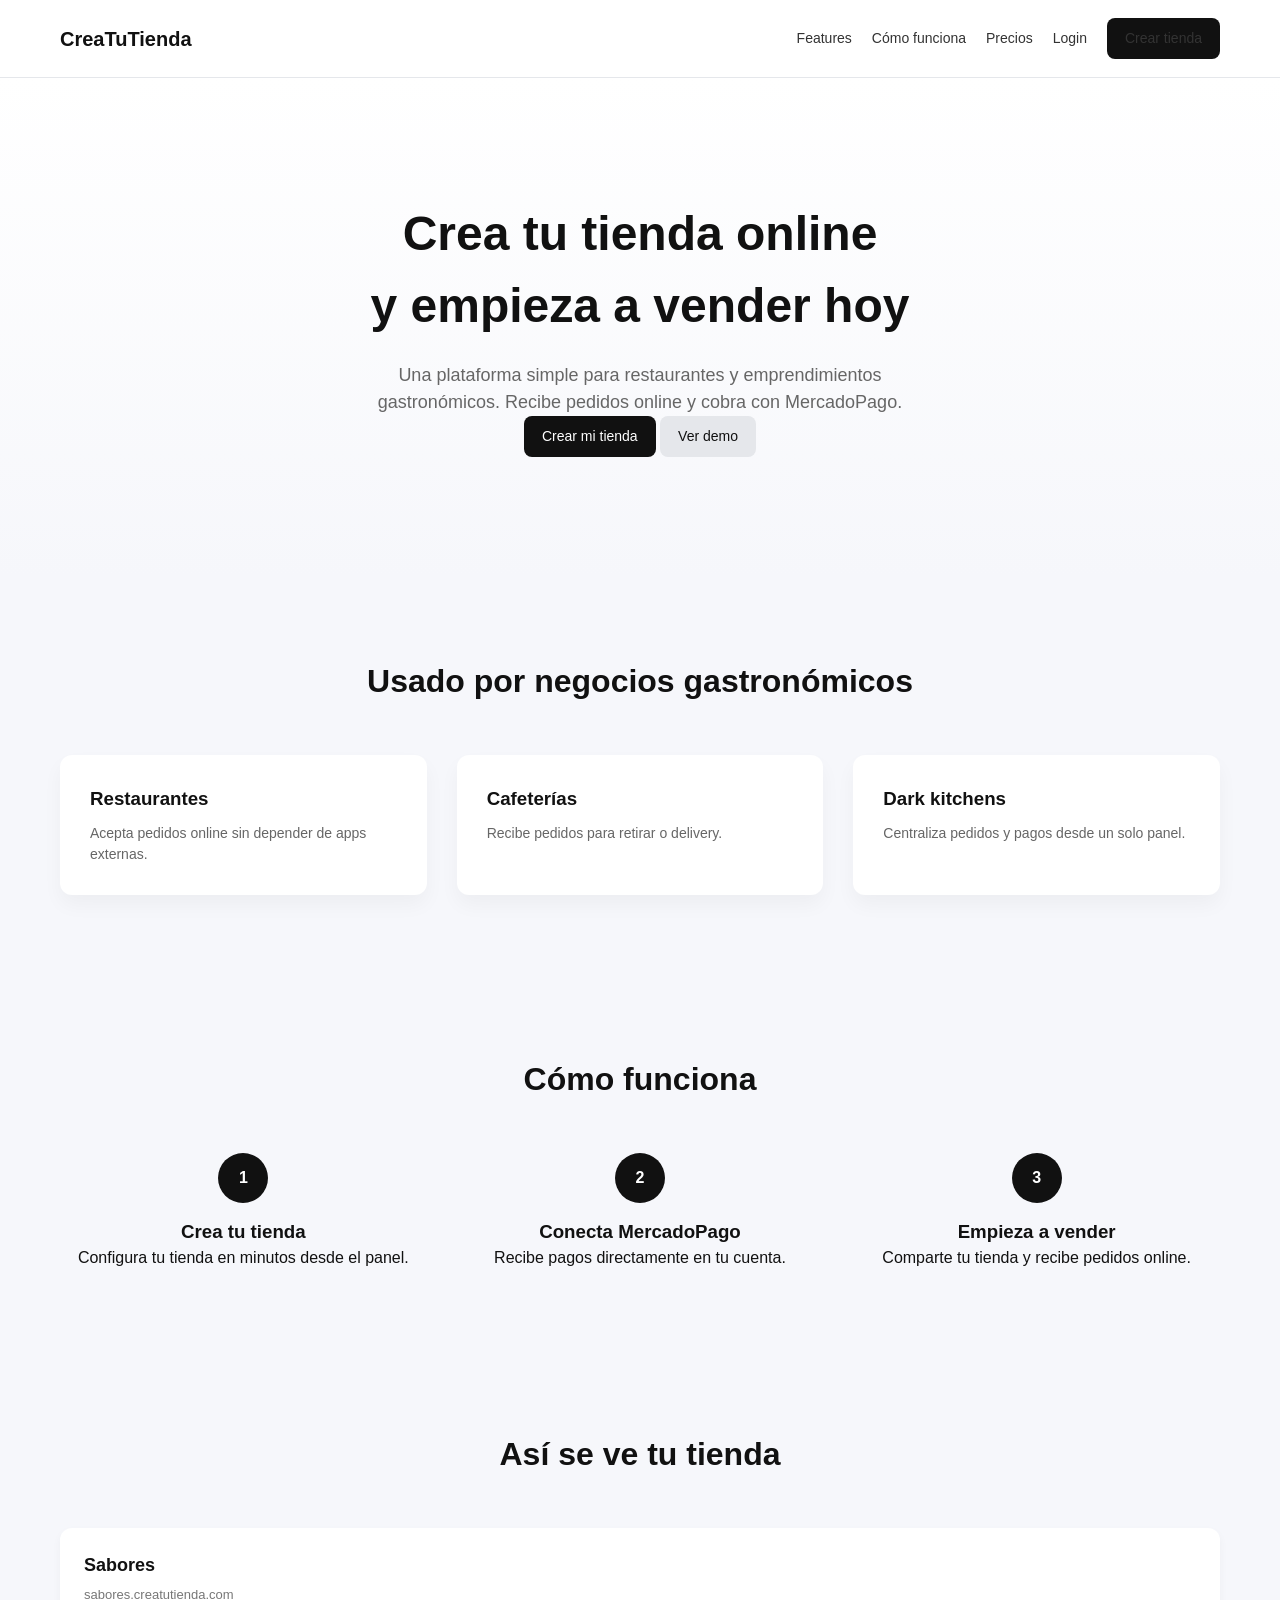
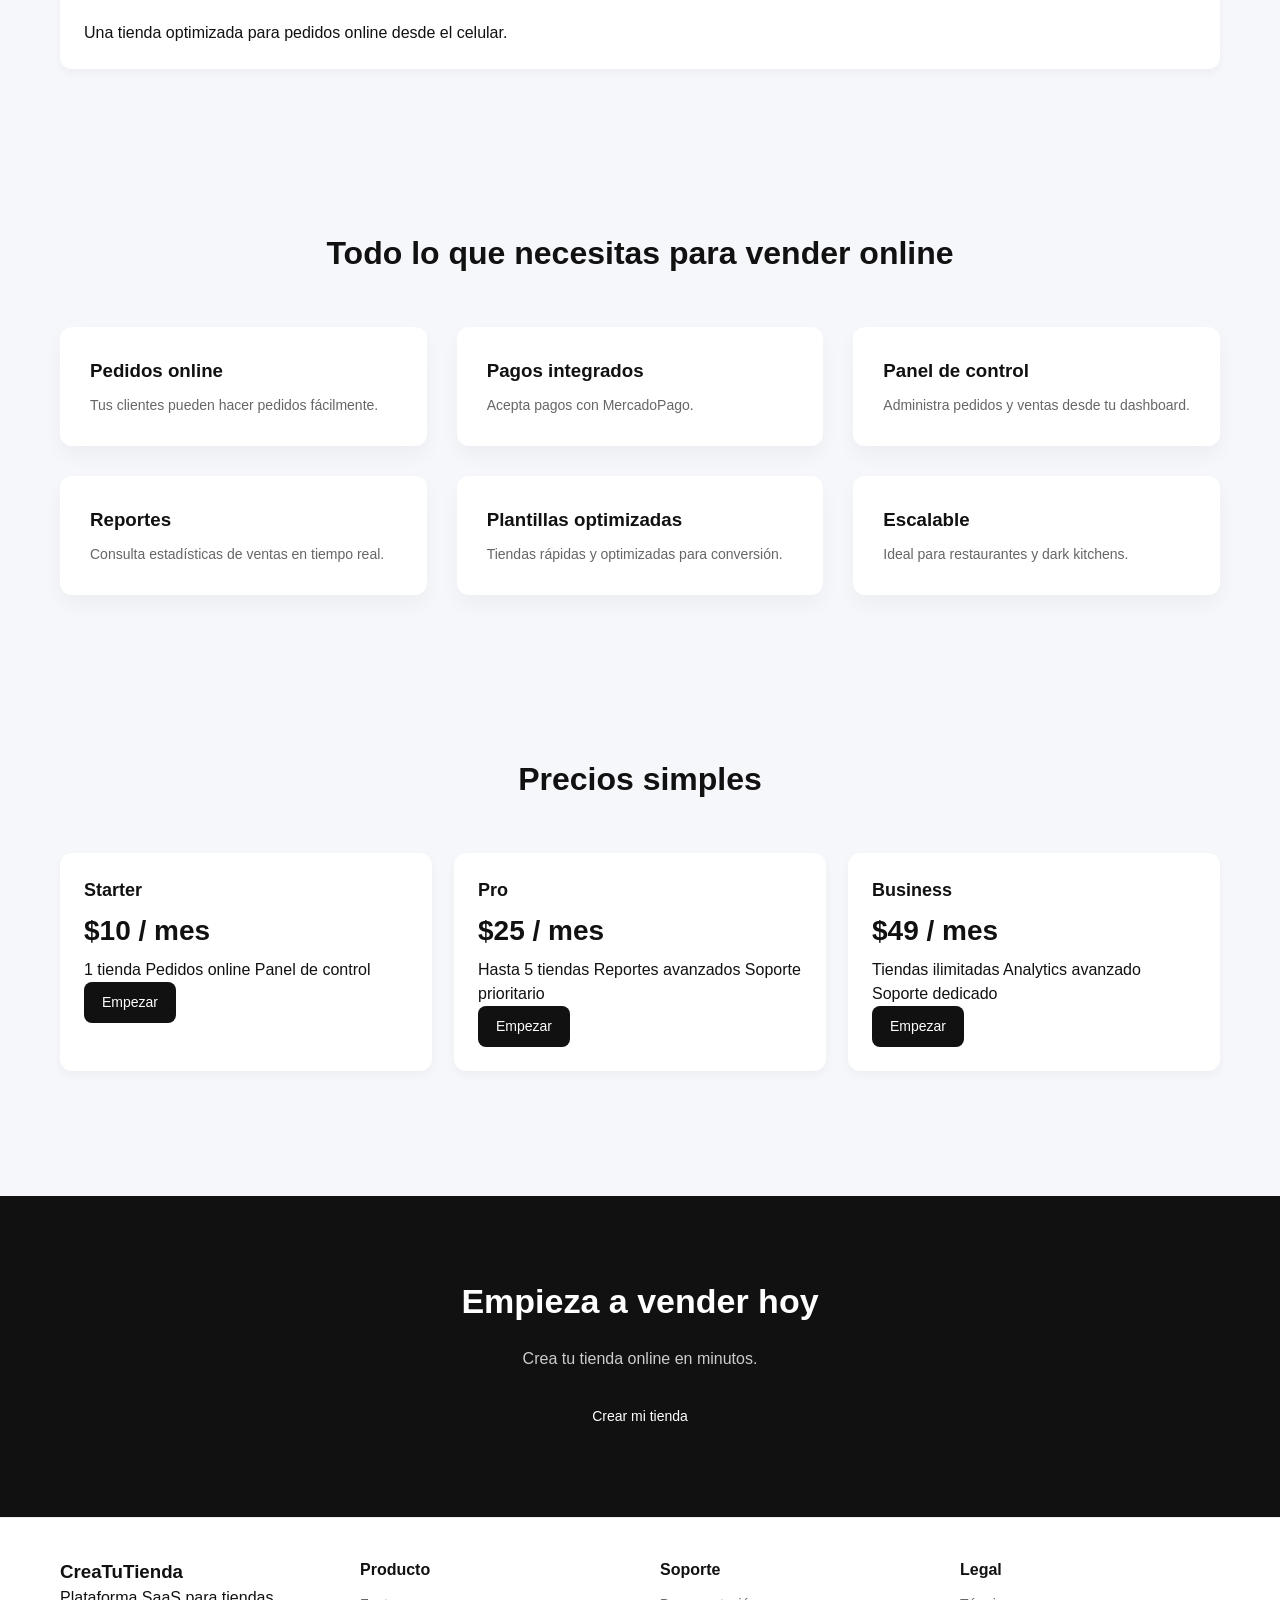
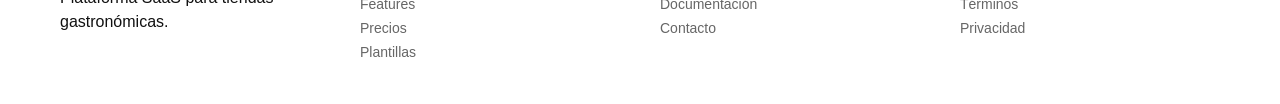
<file: frontend/index.html>
<!DOCTYPE html>
<html lang="es">

<head>

<meta charset="UTF-8">
<meta name="viewport" content="width=device-width, initial-scale=1.0">

<title>CreaTuTienda | Crea tu tienda online en minutos</title>

<link rel="stylesheet" href="/assets/css/style.css">

</head>


<body>



<!-- NAVBAR -->

<header class="navbar">

<div class="navbar-inner">

<div class="logo">
CreaTuTienda
</div>

<nav class="nav-links">

<a href="#features">Features</a>
<a href="#how">Cómo funciona</a>
<a href="#pricing">Precios</a>

<a id="loginBtn">
Login
</a>

<a id="createStoreBtn" class="btn btn-primary">
Crear tienda
</a>

</nav>

</div>

</header>



<!-- HERO -->

<section class="hero">

<div class="container">

<h1>
Crea tu tienda online <br>
y empieza a vender hoy
</h1>

<p>

Una plataforma simple para restaurantes y emprendimientos gastronómicos.  
Recibe pedidos online y cobra con MercadoPago.

</p>


<div class="hero-actions">

<a class="btn btn-primary" id="createStoreHero">
Crear mi tienda
</a>

<a class="btn btn-secondary" href="#demo">
Ver demo
</a>

</div>


</div>

</section>



<!-- SOCIAL PROOF -->

<section class="section">

<div class="container">

<h2 class="section-title">
Usado por negocios gastronómicos
</h2>

<div class="features-grid">

<div class="feature-card">
<h3>Restaurantes</h3>
<p>
Acepta pedidos online sin depender de apps externas.
</p>
</div>

<div class="feature-card">
<h3>Cafeterías</h3>
<p>
Recibe pedidos para retirar o delivery.
</p>
</div>

<div class="feature-card">
<h3>Dark kitchens</h3>
<p>
Centraliza pedidos y pagos desde un solo panel.
</p>
</div>

</div>

</div>

</section>



<!-- HOW IT WORKS -->

<section id="how" class="section">

<div class="container">

<h2 class="section-title">
Cómo funciona
</h2>

<div class="steps">

<div class="step">

<div class="step-number">1</div>

<h3>Crea tu tienda</h3>

<p>
Configura tu tienda en minutos desde el panel.
</p>

</div>


<div class="step">

<div class="step-number">2</div>

<h3>Conecta MercadoPago</h3>

<p>
Recibe pagos directamente en tu cuenta.
</p>

</div>


<div class="step">

<div class="step-number">3</div>

<h3>Empieza a vender</h3>

<p>
Comparte tu tienda y recibe pedidos online.
</p>

</div>

</div>

</div>

</section>



<!-- DEMO -->

<section id="demo" class="section">

<div class="container">

<h2 class="section-title">
Así se ve tu tienda
</h2>

<div class="store-card">

<h3>Sabores</h3>

<p class="store-url">
sabores.creatutienda.com
</p>

<p>

Una tienda optimizada para pedidos online desde el celular.

</p>

</div>

</div>

</section>



<!-- FEATURES -->

<section id="features" class="section">

<div class="container">

<h2 class="section-title">
Todo lo que necesitas para vender online
</h2>

<div class="features-grid">

<div class="feature-card">

<h3>Pedidos online</h3>

<p>
Tus clientes pueden hacer pedidos fácilmente.
</p>

</div>


<div class="feature-card">

<h3>Pagos integrados</h3>

<p>
Acepta pagos con MercadoPago.
</p>

</div>


<div class="feature-card">

<h3>Panel de control</h3>

<p>
Administra pedidos y ventas desde tu dashboard.
</p>

</div>


<div class="feature-card">

<h3>Reportes</h3>

<p>
Consulta estadísticas de ventas en tiempo real.
</p>

</div>


<div class="feature-card">

<h3>Plantillas optimizadas</h3>

<p>
Tiendas rápidas y optimizadas para conversión.
</p>

</div>


<div class="feature-card">

<h3>Escalable</h3>

<p>
Ideal para restaurantes y dark kitchens.
</p>

</div>

</div>

</div>

</section>



<!-- PRICING -->

<section id="pricing" class="section">

<div class="container">

<h2 class="section-title">
Precios simples
</h2>

<div class="stores-grid">

<div class="store-card">

<h3>Starter</h3>

<p class="metric-value">
$10 / mes
</p>

<p>
1 tienda  
Pedidos online  
Panel de control
</p>

<a class="btn btn-primary">
Empezar
</a>

</div>


<div class="store-card">

<h3>Pro</h3>

<p class="metric-value">
$25 / mes
</p>

<p>
Hasta 5 tiendas  
Reportes avanzados  
Soporte prioritario
</p>

<a class="btn btn-primary">
Empezar
</a>

</div>


<div class="store-card">

<h3>Business</h3>

<p class="metric-value">
$49 / mes
</p>

<p>
Tiendas ilimitadas  
Analytics avanzado  
Soporte dedicado
</p>

<a class="btn btn-primary">
Empezar
</a>

</div>

</div>

</div>

</section>



<!-- CTA FINAL -->

<section class="cta">

<h2>
Empieza a vender hoy
</h2>

<p>
Crea tu tienda online en minutos.
</p>

<a class="btn btn-primary" id="createStoreCTA">
Crear mi tienda
</a>
  
</section>



<!-- FOOTER -->

<footer>

<div class="container footer-grid">

<div>

<h3>CreaTuTienda</h3>

<p>
Plataforma SaaS para tiendas gastronómicas.
</p>

</div>


<div>

<h4>Producto</h4>

<a href="#">Features</a><br>
<a href="#">Precios</a><br>
<a href="#">Plantillas</a>

</div>


<div>

<h4>Soporte</h4>

<a href="#">Documentación</a><br>
<a href="#">Contacto</a>

</div>


<div>

<h4>Legal</h4>

<a href="#">Términos</a><br>
<a href="#">Privacidad</a>

</div>

</div>

</footer>

<div id="loginModal" class="modal">

<div class="modal-content auth-card">

<h2>Iniciar sesión</h2>

<input id="loginEmail" type="email" placeholder="Email">

<input id="loginPassword" type="password" placeholder="Contraseña">

<button id="loginSubmit" class="btn btn-primary">
Iniciar sesión
</button>

<div class="auth-divider">
<span>o</span>
</div>

<button class="btn btn-google" id="googleLogin">
Continuar con Google
</button>

<div class="auth-links">

<a id="forgotPassword">
¿Olvidaste tu contraseña?
</a>

<p>
¿No tienes cuenta?
<a id="openRegisterFromLogin">
Crear cuenta
</a>
</p>

</div>

</div>

</div>


<div id="registerModal" class="modal">

<div class="modal-content auth-card">

<h2>Crear cuenta</h2>

<input id="registerName" placeholder="Nombre">

<input id="registerLastName" placeholder="Apellido">

<input id="registerBirth" type="date" placeholder="Fecha de nacimiento">

<input id="registerEmail" type="email" placeholder="Email">

<input id="registerPassword" type="password" placeholder="Contraseña">

<input id="registerPassword2" type="password" placeholder="Repetir contraseña">

<button id="registerSubmit" class="btn btn-primary">
Crear cuenta
</button>

<div class="auth-divider">
<span>o</span>
</div>

<button class="btn btn-google" id="googleRegister">
Registrarse con Google
</button>

<div class="auth-links">

<p>
¿Ya tienes cuenta?
<a id="openLoginFromRegister">
Iniciar sesión
</a>
</p>

</div>

</div>

</div>

<script type="module" src="/assets/js/app.js"></script>
  
</body>
</html>
</file>
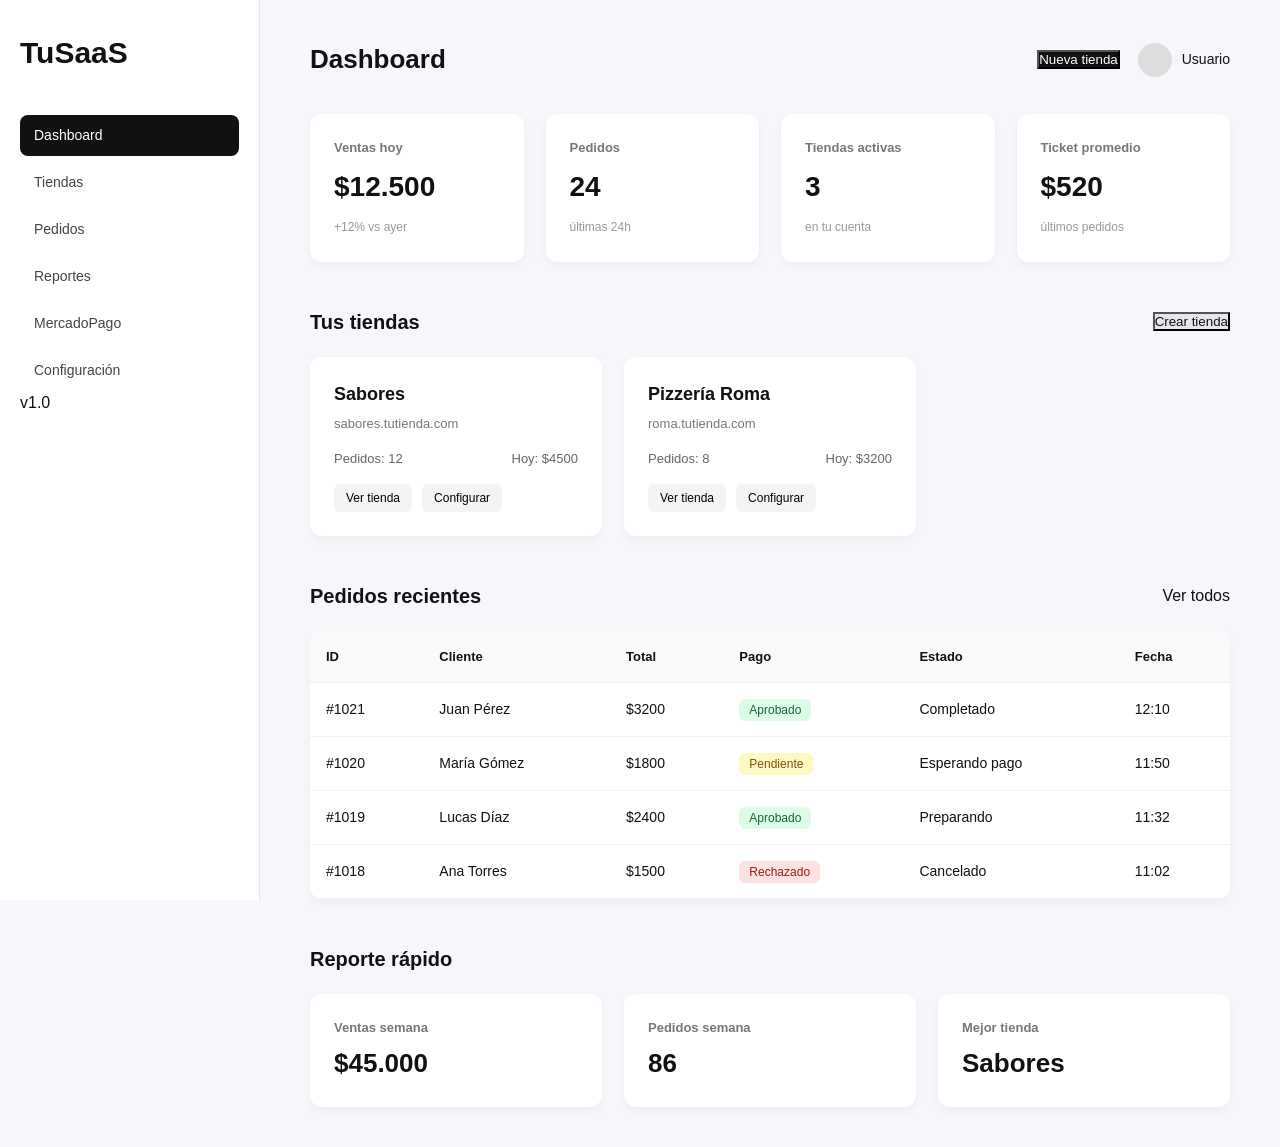
<file: frontend/dashboard.html>
<!DOCTYPE html>
<html lang="es">

<head>

<meta charset="UTF-8">
<meta name="viewport" content="width=device-width, initial-scale=1.0">

<title>Dashboard | TuSaaS</title>

<link rel="stylesheet" href="../assets/css/style.css">

</head>


<body>


<!-- SIDEBAR -->

<aside class="sidebar">

<div class="sidebar-header">

<h2>TuSaaS</h2>

</div>


<nav class="sidebar-nav">

<a class="nav-item active">Dashboard</a>

<a class="nav-item">Tiendas</a>

<a class="nav-item">Pedidos</a>

<a class="nav-item">Reportes</a>

<a class="nav-item">MercadoPago</a>

<a class="nav-item">Configuración</a>

</nav>


<div class="sidebar-footer">

<p>v1.0</p>

</div>

</aside>


<!-- MAIN -->

<main class="main">


<!-- TOPBAR -->

<header class="topbar">

<div class="topbar-left">

<h1>Dashboard</h1>

</div>


<div class="topbar-right">

<button class="btn-primary">
Nueva tienda
</button>

<div class="user-menu">

<div class="avatar"></div>

<span>Usuario</span>

</div>

</div>

</header>



<!-- METRICS -->

<section class="metrics">

<div class="metric-card">

<h4>Ventas hoy</h4>

<p class="metric-value">$12.500</p>

<span class="metric-sub">+12% vs ayer</span>

</div>


<div class="metric-card">

<h4>Pedidos</h4>

<p class="metric-value">24</p>

<span class="metric-sub">últimas 24h</span>

</div>


<div class="metric-card">

<h4>Tiendas activas</h4>

<p class="metric-value">3</p>

<span class="metric-sub">en tu cuenta</span>

</div>


<div class="metric-card">

<h4>Ticket promedio</h4>

<p class="metric-value">$520</p>

<span class="metric-sub">últimos pedidos</span>

</div>

</section>



<!-- STORES -->

<section class="stores-section">

<div class="section-header">

<h2>Tus tiendas</h2>

<button class="btn-secondary">
Crear tienda
</button>

</div>


<div class="stores-grid">

<div class="store-card">

<h3>Sabores</h3>

<p class="store-url">
sabores.tutienda.com
</p>

<div class="store-stats">

<span>Pedidos: 12</span>

<span>Hoy: $4500</span>

</div>

<div class="store-actions">

<button class="btn-small">Ver tienda</button>

<button class="btn-small">Configurar</button>

</div>

</div>


<div class="store-card">

<h3>Pizzería Roma</h3>

<p class="store-url">
roma.tutienda.com
</p>

<div class="store-stats">

<span>Pedidos: 8</span>

<span>Hoy: $3200</span>

</div>

<div class="store-actions">

<button class="btn-small">Ver tienda</button>

<button class="btn-small">Configurar</button>

</div>

</div>

</div>

</section>



<!-- ORDERS -->

<section class="orders-section">

<div class="section-header">

<h2>Pedidos recientes</h2>

<a class="link">Ver todos</a>

</div>


<div class="table-container">

<table class="orders-table">

<thead>

<tr>

<th>ID</th>

<th>Cliente</th>

<th>Total</th>

<th>Pago</th>

<th>Estado</th>

<th>Fecha</th>

</tr>

</thead>


<tbody>

<tr>

<td>#1021</td>

<td>Juan Pérez</td>

<td>$3200</td>

<td>

<span class="badge success">
Aprobado
</span>

</td>

<td>Completado</td>

<td>12:10</td>

</tr>


<tr>

<td>#1020</td>

<td>María Gómez</td>

<td>$1800</td>

<td>

<span class="badge pending">
Pendiente
</span>

</td>

<td>Esperando pago</td>

<td>11:50</td>

</tr>


<tr>

<td>#1019</td>

<td>Lucas Díaz</td>

<td>$2400</td>

<td>

<span class="badge success">
Aprobado
</span>

</td>

<td>Preparando</td>

<td>11:32</td>

</tr>


<tr>

<td>#1018</td>

<td>Ana Torres</td>

<td>$1500</td>

<td>

<span class="badge failed">
Rechazado
</span>

</td>

<td>Cancelado</td>

<td>11:02</td>

</tr>

</tbody>

</table>

</div>

</section>



<!-- REPORTS -->

<section class="reports-section">

<div class="section-header">

<h2>Reporte rápido</h2>

</div>

<div class="reports-grid">

<div class="report-card">

<h4>Ventas semana</h4>

<p>$45.000</p>

</div>


<div class="report-card">

<h4>Pedidos semana</h4>

<p>86</p>

</div>


<div class="report-card">

<h4>Mejor tienda</h4>

<p>Sabores</p>

</div>

</div>

</section>


</main>


</body>
</html>
</file>
<file: assets/css/style.css>
/* ================================= */
/* RESET */
/* ================================= */

*,
*::before,
*::after{
    margin:0;
    padding:0;
    box-sizing:border-box;
}

html{
    scroll-behavior:smooth;
}

body{
    font-family:-apple-system,BlinkMacSystemFont,"Segoe UI",Roboto,Helvetica,Arial,sans-serif;
    background:#f6f7fb;
    color:#111;
    line-height:1.5;
}


/* ================================= */
/* VARIABLES */
/* ================================= */

:root{

--color-primary:#111;
--color-secondary:#666;

--color-border:#e5e7eb;
--color-bg:#f6f7fb;
--color-card:#ffffff;

--radius:12px;

--shadow-sm:0 4px 10px rgba(0,0,0,0.04);
--shadow-md:0 10px 20px rgba(0,0,0,0.06);

}


/* ================================= */
/* CONTAINER */
/* ================================= */

.container{
    max-width:1200px;
    margin:auto;
    padding:0 20px;
}


/* ================================= */
/* NAVBAR */
/* ================================= */

.navbar{
    width:100%;
    background:white;
    border-bottom:1px solid var(--color-border);
    position:sticky;
    top:0;
    z-index:100;
}

.navbar-inner{
    max-width:1200px;
    margin:auto;
    padding:18px 20px;
    display:flex;
    justify-content:space-between;
    align-items:center;
}

.logo{
    font-size:20px;
    font-weight:700;
}

.nav-links{
    display:flex;
    align-items:center;
    gap:20px;
}

.nav-links a{
    text-decoration:none;
    color:#333;
    font-size:14px;
}


/* ================================= */
/* BUTTONS */
/* ================================= */

.btn{
    display:inline-block;
    padding:10px 18px;
    border-radius:8px;
    font-size:14px;
    text-decoration:none;
    cursor:pointer;
}

.btn-primary{
    background:var(--color-primary);
    color:white;
}

.btn-secondary{
    background:#e5e7eb;
    color:#111;
}


/* ================================= */
/* GRID SYSTEM */
/* ================================= */

.grid{
    display:grid;
    gap:20px;
}

.grid-2{
    grid-template-columns:repeat(2,1fr);
}

.grid-3{
    grid-template-columns:repeat(3,1fr);
}

.grid-4{
    grid-template-columns:repeat(4,1fr);
}


/* ================================= */
/* CARD */
/* ================================= */

.card{
    background:white;
    padding:24px;
    border-radius:var(--radius);
    box-shadow:var(--shadow-sm);
}


/* ================================= */
/* TEXT UTILITIES */
/* ================================= */

.text-center{
    text-align:center;
}

.text-muted{
    color:#777;
}


/* ================================= */
/* SPACING UTILITIES */
/* ================================= */

.mt-20{margin-top:20px;}
.mt-40{margin-top:40px;}

.mb-20{margin-bottom:20px;}
.mb-40{margin-bottom:40px;}

/* ================================= */
/* DASHBOARD LAYOUT */
/* ================================= */

.sidebar{
width:260px;
background:white;
border-right:1px solid var(--color-border);
position:fixed;
height:100vh;
padding:30px 20px;
}

.sidebar-header{
font-size:20px;
font-weight:700;
margin-bottom:40px;
}

.sidebar-nav{
display:flex;
flex-direction:column;
gap:6px;
}

.nav-item{
padding:10px 14px;
border-radius:8px;
text-decoration:none;
color:#444;
font-size:14px;
}

.nav-item:hover{
background:#f3f4f6;
}

.nav-item.active{
background:#111;
color:white;
}



/* ================================= */
/* MAIN AREA */
/* ================================= */

.main{
margin-left:260px;
padding:40px 50px;
}



/* ================================= */
/* TOPBAR */
/* ================================= */

.topbar{
display:flex;
justify-content:space-between;
align-items:center;
margin-bottom:35px;
}

.topbar h1{
font-size:26px;
font-weight:700;
}

.topbar-right{
display:flex;
align-items:center;
gap:18px;
}

.user-menu{
display:flex;
align-items:center;
gap:10px;
font-size:14px;
}

.avatar{
width:34px;
height:34px;
background:#ddd;
border-radius:50%;
}



/* ================================= */
/* METRICS */
/* ================================= */

.metrics{
display:grid;
grid-template-columns:repeat(4,1fr);
gap:22px;
margin-bottom:45px;
}

.metric-card{
background:white;
padding:24px;
border-radius:var(--radius);
box-shadow:var(--shadow-sm);
transition:all .2s ease;
}

.metric-card:hover{
transform:translateY(-3px);
box-shadow:var(--shadow-md);
}

.metric-card h4{
font-size:13px;
color:#777;
margin-bottom:8px;
}

.metric-value{
font-size:28px;
font-weight:700;
margin-bottom:6px;
}

.metric-sub{
font-size:12px;
color:#999;
}



/* ================================= */
/* SECTIONS */
/* ================================= */

.section-header{
display:flex;
justify-content:space-between;
align-items:center;
margin-bottom:20px;
}

.section-header h2{
font-size:20px;
font-weight:600;
}



/* ================================= */
/* STORE CARDS */
/* ================================= */

.stores-grid{
display:grid;
grid-template-columns:repeat(3,1fr);
gap:22px;
margin-bottom:45px;
}

.store-card{
background:white;
padding:24px;
border-radius:var(--radius);
box-shadow:var(--shadow-sm);
transition:.2s;
}

.store-card:hover{
transform:translateY(-4px);
box-shadow:var(--shadow-md);
}

.store-card h3{
margin-bottom:6px;
font-size:18px;
}

.store-url{
font-size:13px;
color:#777;
margin-bottom:16px;
}

.store-stats{
font-size:13px;
display:flex;
justify-content:space-between;
margin-bottom:15px;
color:#666;
}

.store-actions{
display:flex;
gap:10px;
}

.btn-small{
padding:7px 12px;
font-size:12px;
border-radius:6px;
background:#f3f4f6;
border:none;
cursor:pointer;
}



/* ================================= */
/* ORDERS TABLE */
/* ================================= */

.table-container{
background:white;
border-radius:var(--radius);
overflow:hidden;
box-shadow:var(--shadow-sm);
margin-bottom:45px;
}

.orders-table{
width:100%;
border-collapse:collapse;
}

.orders-table th{
background:#fafafa;
font-size:13px;
text-align:left;
padding:16px;
border-bottom:1px solid #eee;
}

.orders-table td{
padding:16px;
font-size:14px;
border-bottom:1px solid #f1f1f1;
}



/* ================================= */
/* BADGES */
/* ================================= */

.badge{
padding:4px 10px;
border-radius:6px;
font-size:12px;
font-weight:500;
}

.badge.success{
background:#dcfce7;
color:#166534;
}

.badge.pending{
background:#fef9c3;
color:#854d0e;
}

.badge.failed{
background:#fee2e2;
color:#991b1b;
}



/* ================================= */
/* REPORTS */
/* ================================= */

.reports-grid{
display:grid;
grid-template-columns:repeat(3,1fr);
gap:22px;
}

.report-card{
background:white;
padding:24px;
border-radius:var(--radius);
box-shadow:var(--shadow-sm);
}

.report-card h4{
font-size:13px;
color:#777;
margin-bottom:6px;
}

.report-card p{
font-size:26px;
font-weight:700;
}

/* ================================= */
/* AUTH MODALS */
/* ================================= */

.modal{
position:fixed;
top:0;
left:0;
width:100%;
height:100%;
background:rgba(0,0,0,0.45);

display:none;
align-items:center;
justify-content:center;

z-index:200;
}

.modal-content{
background:var(--color-card);
padding:40px;
border-radius:var(--radius);

width:360px;
max-width:90%;

box-shadow:0 25px 50px rgba(0,0,0,0.15);

animation:modalFade .18s ease;
}

@keyframes modalFade{

from{
opacity:0;
transform:translateY(-10px);
}

to{
opacity:1;
transform:translateY(0);
}

}

.modal-content h2{
font-size:22px;
margin-bottom:20px;
}

.modal-content input{
width:100%;
padding:12px 14px;

border:1px solid var(--color-border);
border-radius:8px;

font-size:14px;

margin-bottom:18px;

background:white;
}

.modal-content input:focus{
outline:none;
border-color:#bbb;
}

.modal-content .btn{
width:100%;
text-align:center;
}

.modal-close{
position:absolute;
top:20px;
right:20px;

font-size:18px;
cursor:pointer;
color:#777;
}

.modal-close:hover{
color:#111;
}

/* ===== HERO MEJORADO ===== */

.hero{
    padding:120px 20px;
    text-align:center;
    background:linear-gradient(180deg,#ffffff,#f6f7fb);
}

.hero h1{
    font-size:48px;
    font-weight:700;
    margin-bottom:20px;
}

.hero p{
    font-size:18px;
    color:#666;
    max-width:600px;
    margin:auto;
    line-height:1.5;
}

/* ===== LANDING SECTIONS ===== */

.section{
    padding:80px 20px;
}

.section-title{
    text-align:center;
    font-size:32px;
    margin-bottom:50px;
}

/* ===== FEATURES GRID ===== */

.features-grid{
    display:grid;
    grid-template-columns:repeat(3,1fr);
    gap:30px;
}

.feature-card{
    background:white;
    padding:30px;
    border-radius:12px;
    box-shadow:0 10px 20px rgba(0,0,0,0.04);
    transition:all .2s;
}

.feature-card:hover{
    transform:translateY(-4px);
}

.feature-card h3{
    margin-bottom:10px;
}

.feature-card p{
    color:#666;
    font-size:14px;
    line-height:1.5;
}

/* ===== HOW IT WORKS ===== */

.steps{
    display:grid;
    grid-template-columns:repeat(3,1fr);
    gap:30px;
}

.step{
    text-align:center;
}

.step-number{
    width:50px;
    height:50px;
    background:#111;
    color:white;
    border-radius:50%;
    display:flex;
    align-items:center;
    justify-content:center;
    margin:auto;
    margin-bottom:15px;
    font-weight:700;
}

/* ===== CTA SECTION ===== */

.cta{
    background:#111;
    color:white;
    text-align:center;
    padding:80px 20px;
}

.cta h2{
    font-size:34px;
    margin-bottom:20px;
}

.cta p{
    color:#ccc;
    margin-bottom:25px;
}

/* ===== FOOTER ===== */

footer{
    background:white;
    border-top:1px solid #eee;
    padding:40px 20px;
}

.footer-grid{
    display:grid;
    grid-template-columns:repeat(4,1fr);
    gap:40px;
}

footer h4{
    margin-bottom:10px;
}

footer a{
    text-decoration:none;
    color:#666;
    font-size:14px;
}

footer a:hover{
    color:#111;
}

/* ================================= */
/* AUTH FORMS */
/* ================================= */

.auth-card{
display:flex;
flex-direction:column;
gap:12px;
}

.auth-card input{
width:100%;
padding:12px 14px;

border:1px solid var(--color-border);
border-radius:8px;

font-size:14px;
background:white;
}

.auth-card input:focus{
outline:none;
border-color:#bbb;
}

.auth-divider{
display:flex;
align-items:center;
justify-content:center;
margin:10px 0;
position:relative;
}

.auth-divider span{
background:white;
padding:0 10px;
font-size:13px;
color:#777;
}

.auth-divider:before{
content:"";
position:absolute;
width:100%;
height:1px;
background:#eee;
left:0;
z-index:-1;
}

.btn-google{
background:white;
border:1px solid var(--color-border);
}

.btn-google:hover{
background:#f7f7f7;
}

.auth-links{
margin-top:10px;
text-align:center;
font-size:13px;
color:#666;
}

.auth-links a{
cursor:pointer;
color:#111;
text-decoration:none;
font-weight:500;
}

.auth-links a:hover{
text-decoration:underline;
}
</file>
